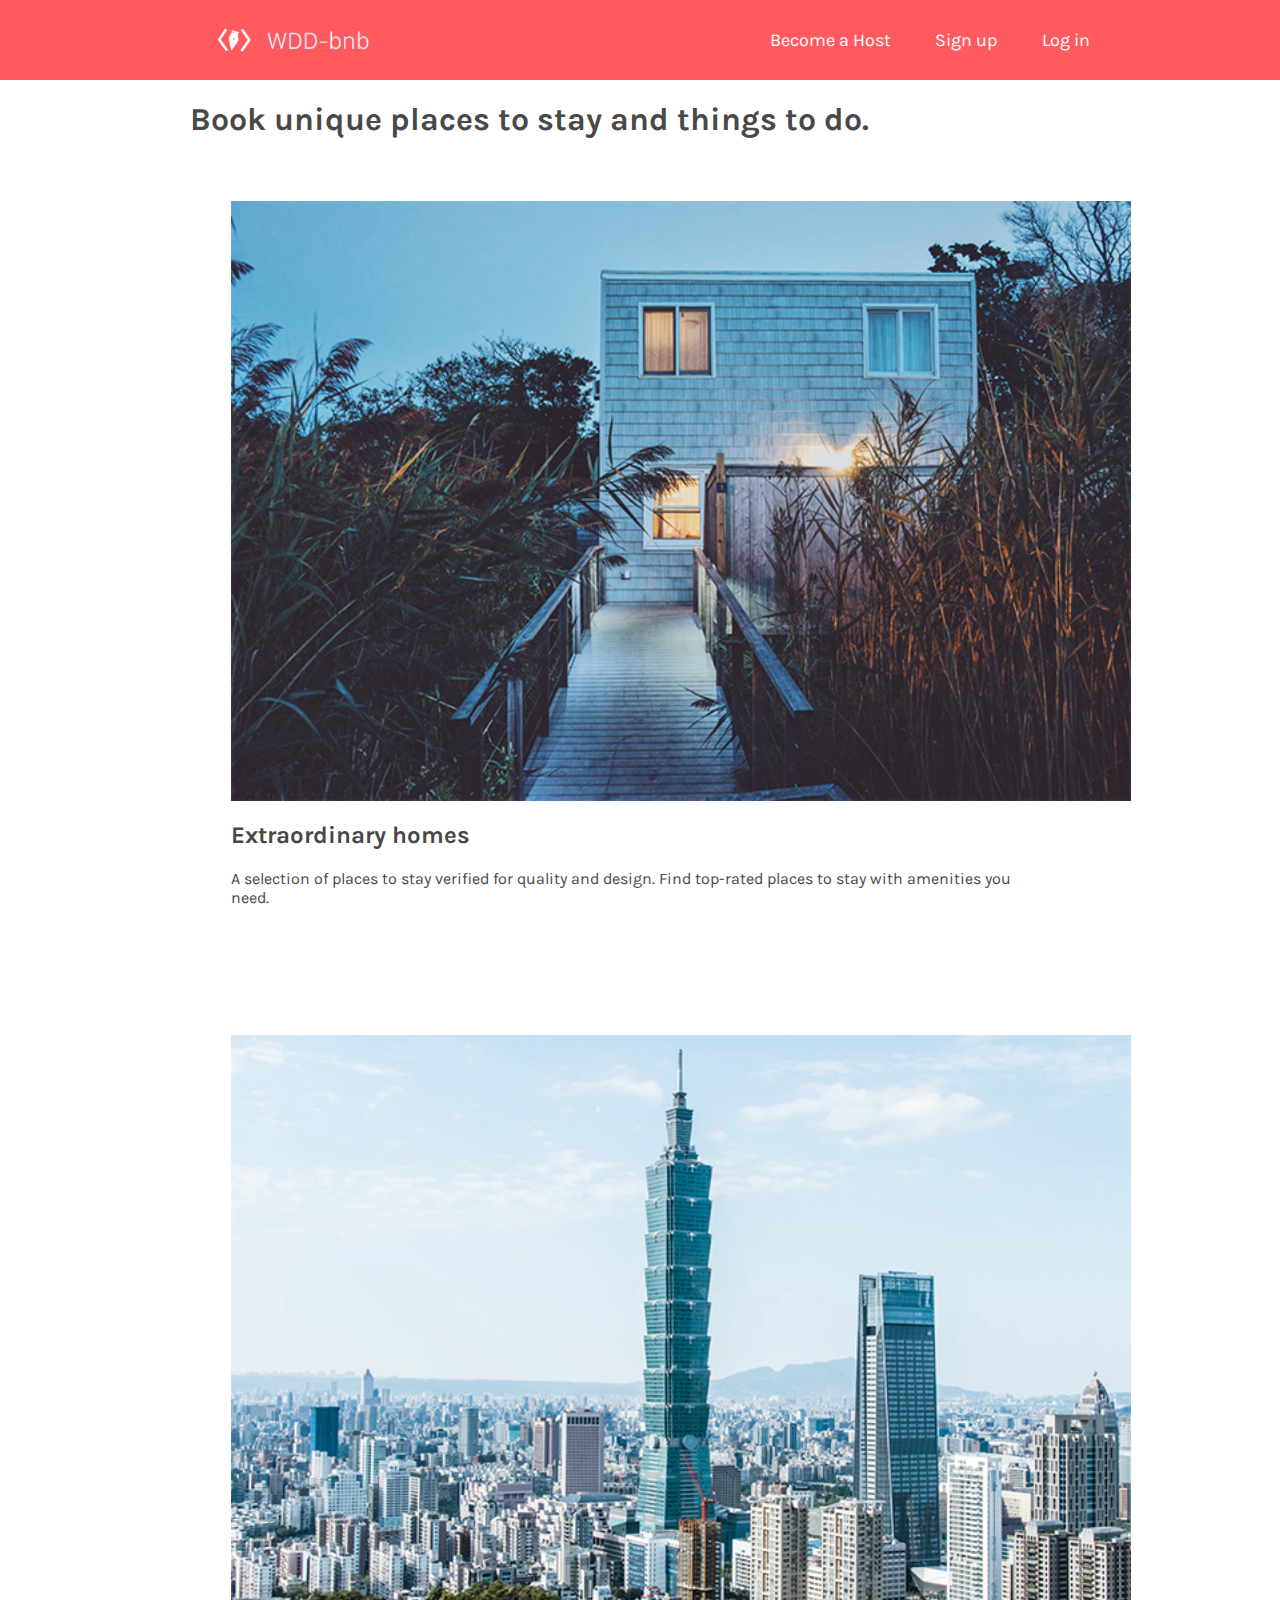
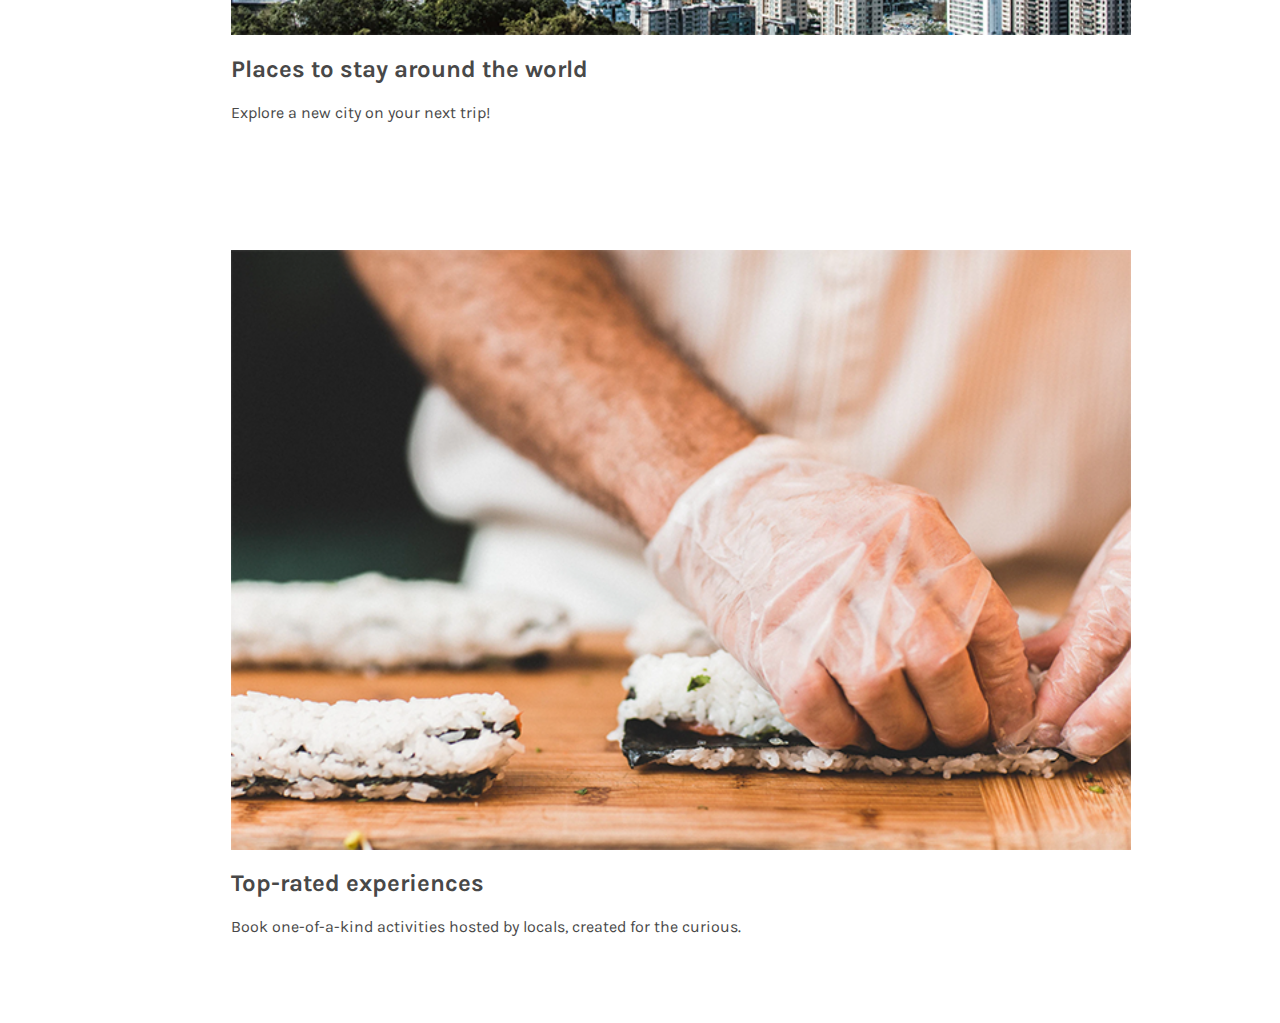
<file: lab2-starter/index.html>
<html>
  <head>
    <title>CSS-practice CCK</title>
    <link href="https://fonts.googleapis.com/css?family=Karla&display=swap" rel="stylesheet">
    <link rel="stylesheet" href="css/style.css">
  </head>
  <body>
    <header>
      <div class="content">
      <a href="home">
        <img src="img/logo.png" alt="" id="logo"/>
      </a>
      <nav>
        <ul>
          <li><a href="become-host">Become a Host</a></li>
          <li><a href="sign-up">Sign up</a></li>
          <li><a href="log-in">Log in</a></li>
        </ul>
      </nav>
    </div>
    </header>
    <div class="content">
    <h1>Book unique places to stay and things to do.</h1>
    <section>
      <img src="img/house.png" />
      <h2>Extraordinary homes</h2>
      <p>
        A selection of places to stay verified for quality and design. Find
        top-rated places to stay with amenities you need.
      </p>
    </section>
    <section>
      <img src="img/city.png" />
      <h2>Places to stay around the world</h2>
      <p>Explore a new city on your next trip!</p>
    </section>
    <section>
      <img src="img/sushimaking.png" />
      <h2>Top-rated experiences</h2>
      <p>
        Book one-of-a-kind activities hosted by locals, created for the curious.
      </p>
    </section>
  </div>
  </body>
</html>
</file>
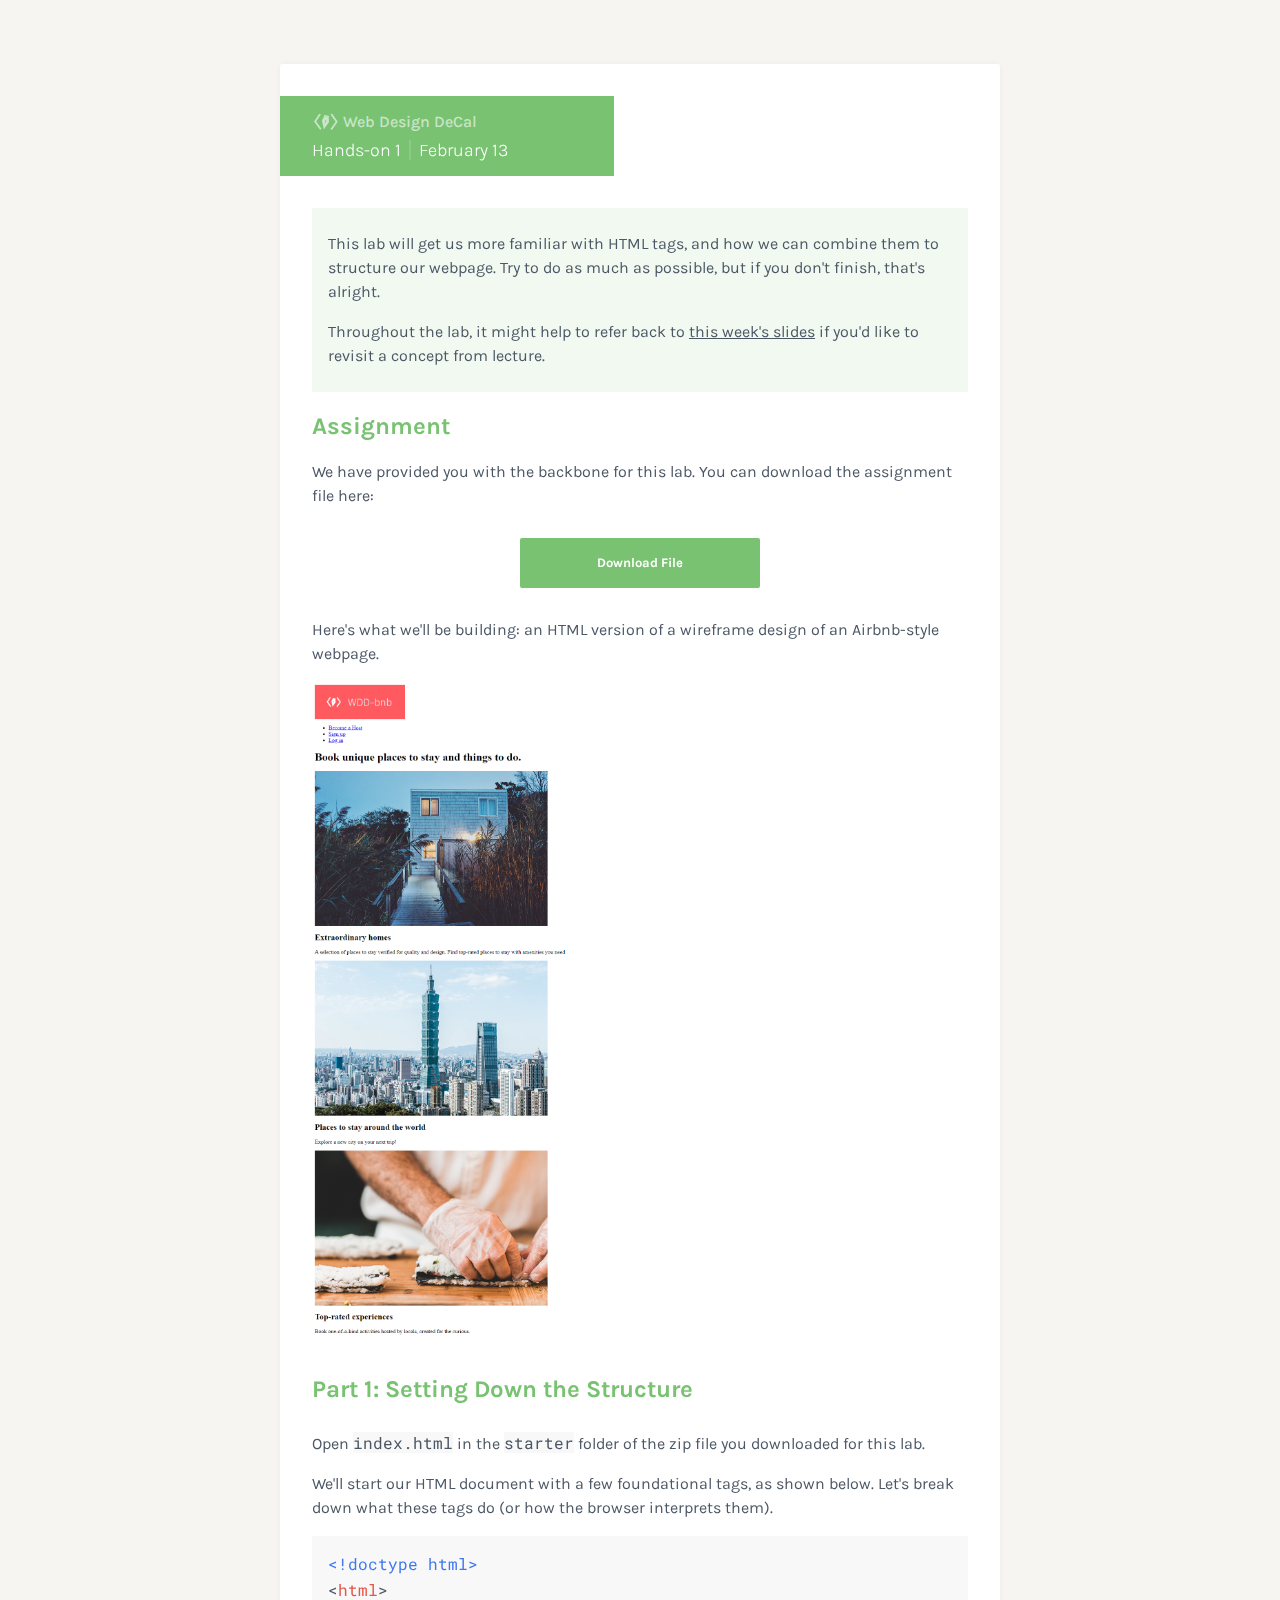
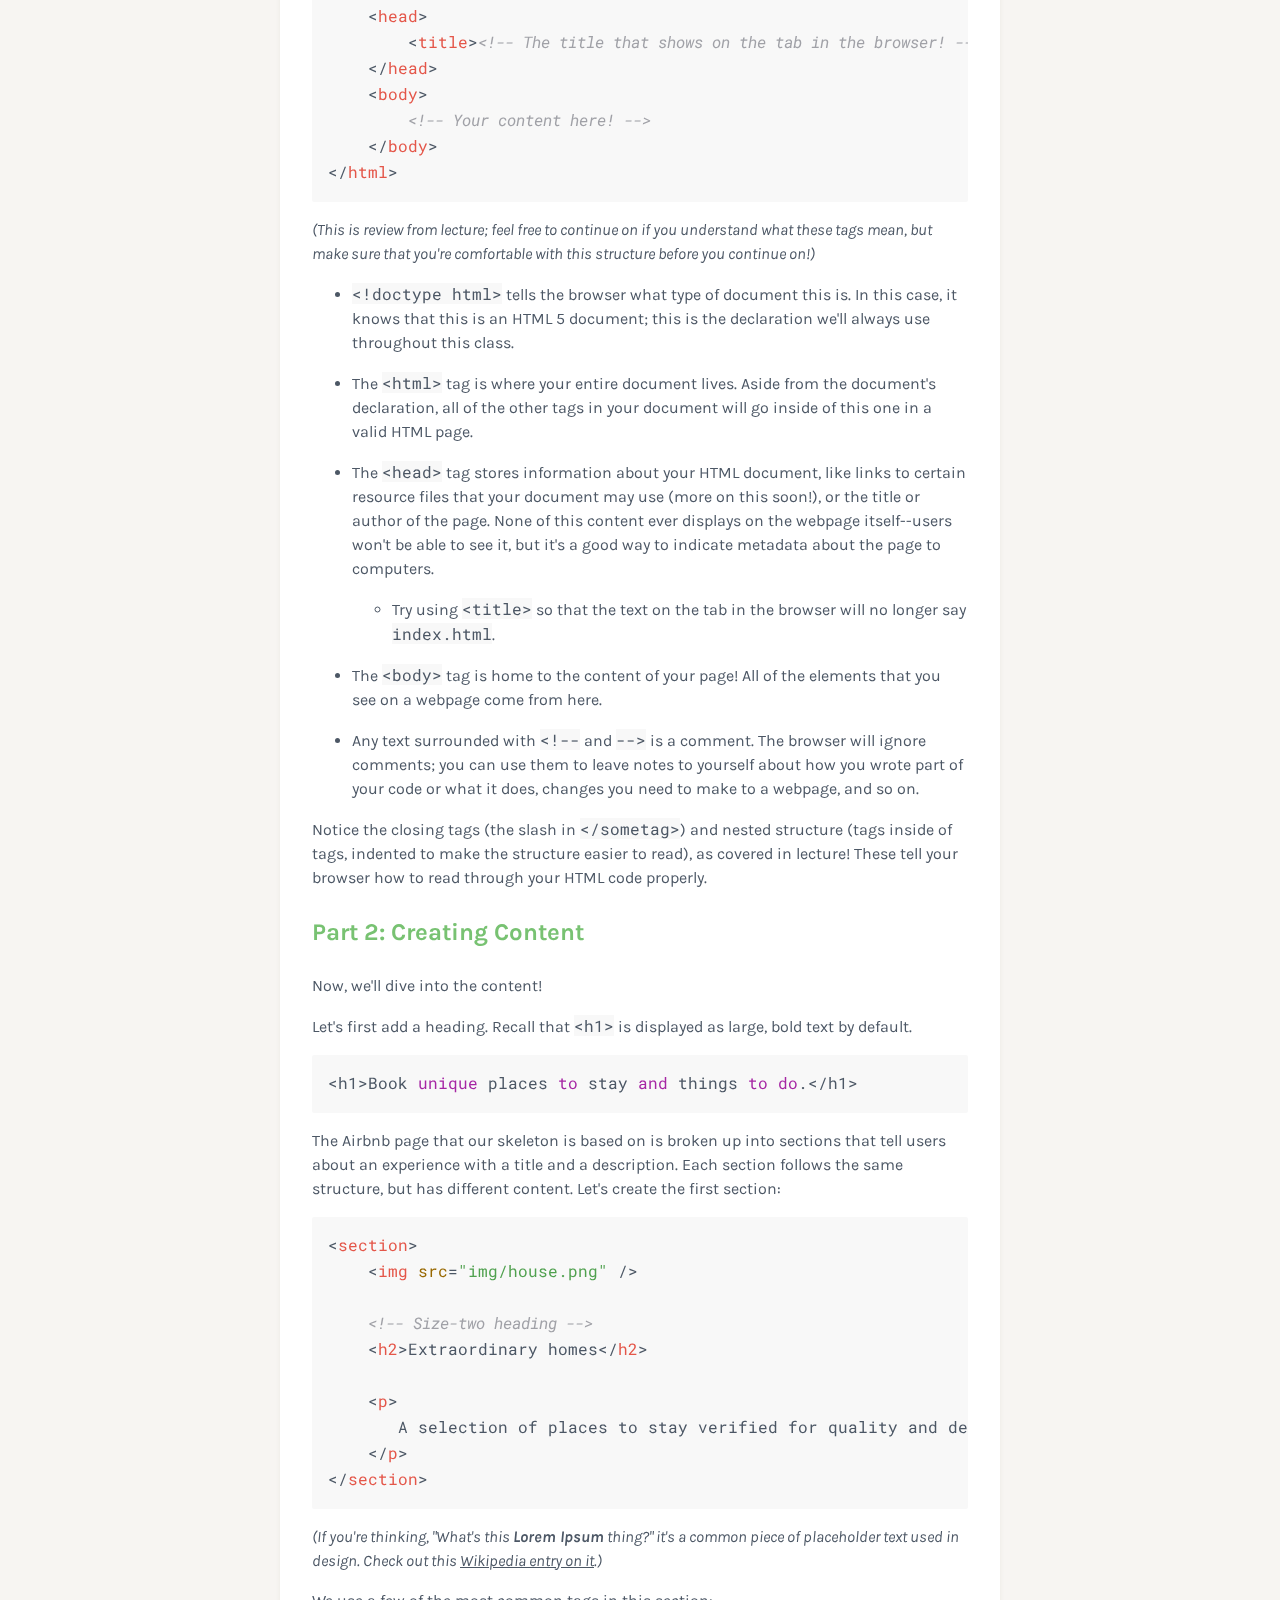
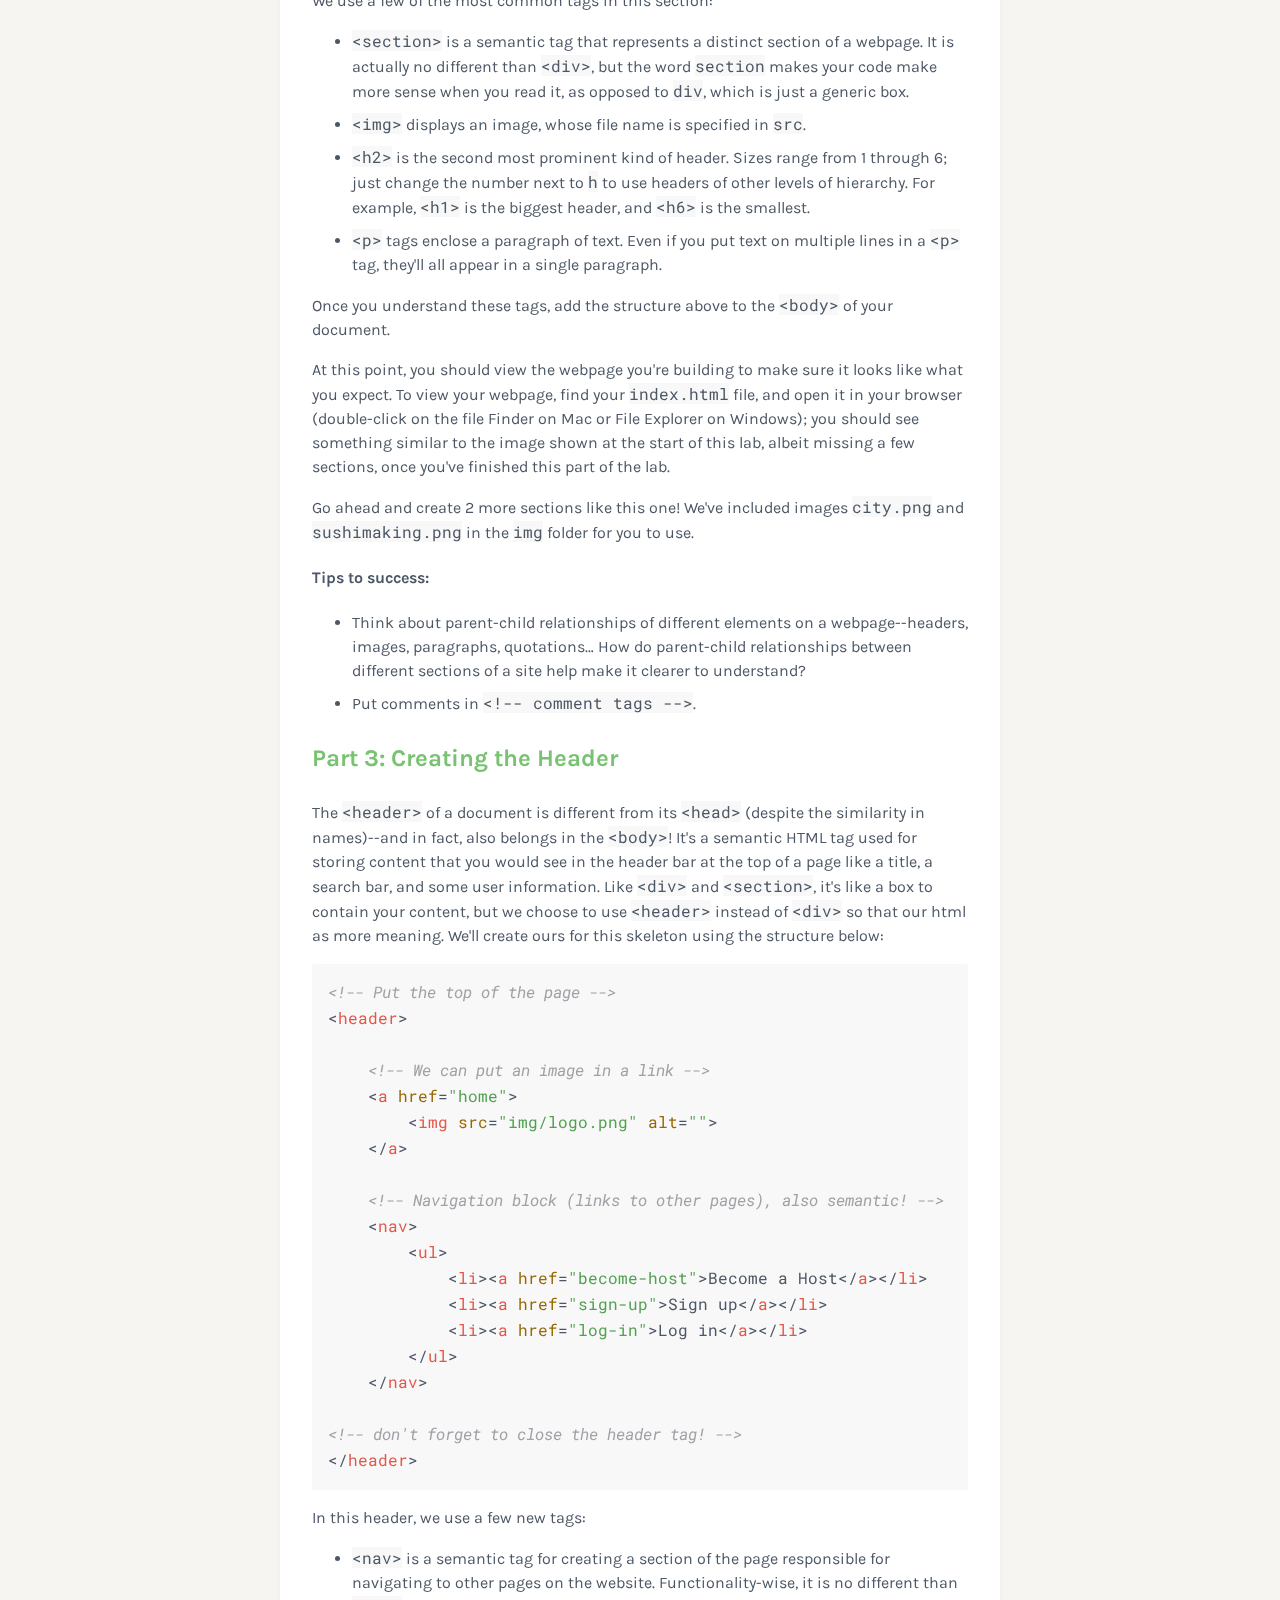
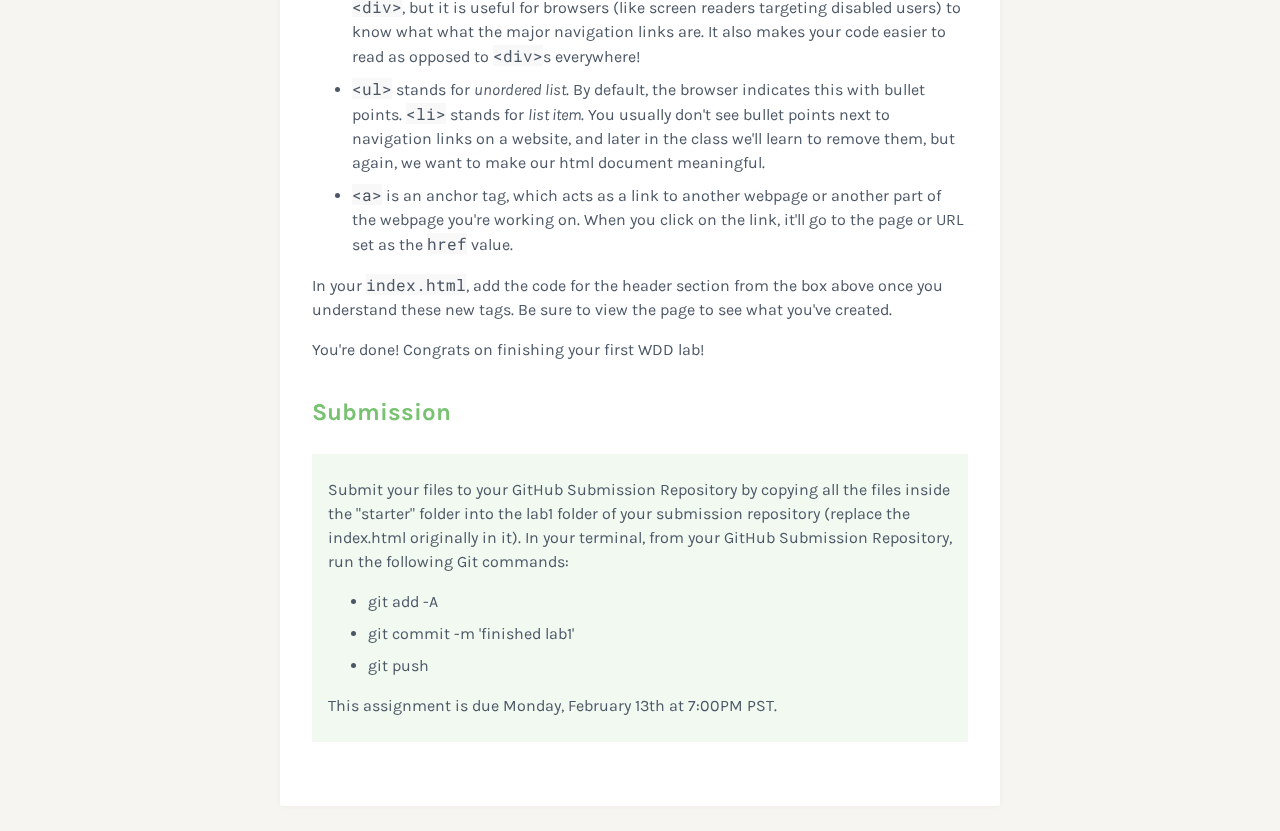
<file: lab1/lab1/index.html>
<!-- Explorer starts here -->
<!-- Explorer ends here -->

<!doctype html>
<html>

<head>
    <meta charset="utf-8">
    <title>Hands-on 1</title>
    <link rel="stylesheet" type="text/css" href="-mark2html-resources\assets\styles\atom-one-light.css">
    <link rel="stylesheet" type="text/css" href="-mark2html-resources\assets\styles\style.css">
</head>

<body>
    <div id="container">
        <div id="header">
            <div id="header-caption">
                <img id="header-caption-logo" src="-mark2html-resources\assets\images\logo.png">
                <div id="header-caption-name">Web Design DeCal</div>
            </div>
            <div id="header-content">
                <div id="header-title">Hands-on 1</div>
                <div id="header-due">February 13</div>
            </div>
        </div>
        <div class="section">
            <div class="block block-highlight">

                <p>This lab will get us more familiar with HTML tags, and how we can combine them to structure our
                    webpage. Try to do as much as possible, but if you don't finish, that's alright.</p>
                <p>Throughout the lab, it might help to refer back to <a
                        href="https://docs.google.com/presentation/d/18EcDKIO5l9D8qr30I7zJYWyVk1p4YUNY0lCJjX7i1hI/edit?usp=sharing"
                        target="_blank">this week's
                        slides</a> if you'd like to revisit a concept from lecture.</p>

            </div>

            <div class="body-header">Assignment</div>
            <p class="caption">We have provided you with the backbone for this lab. You can download the assignment file
                here:</p>
            <a class="download_button" href="assets/lab1-starter.zip">
                <div class="download">Download File</div>
            </a>
            <p>Here's what we'll be building: an HTML version of a wireframe design of an Airbnb-style webpage.</p>
            <p><img src="assets\screenshot.png" alt="Our HTML skeleton." /></p>
            <h2 id="part-1-setting-down-the-structure">Part 1: Setting Down the Structure</h2>
            <p>Open <code>index.html</code> in the <code>starter</code> folder of the zip file you downloaded for this
                lab.</p>
            <p>We'll start our HTML document with a few foundational tags, as shown below. Let's break down what these
                tags do (or how the browser interprets them).</p>
            <pre><code class="html language-html"><span class="hljs-meta">&lt;!doctype html&gt;</span>
<span class="hljs-tag">&lt;<span class="hljs-name">html</span>&gt;</span>
    <span class="hljs-tag">&lt;<span class="hljs-name">head</span>&gt;</span>
        <span class="hljs-tag">&lt;<span class="hljs-name">title</span>&gt;</span><span class="hljs-comment">&lt;!-- The title that shows on the tab in the browser! --&gt;</span><span class="hljs-tag">&lt;/<span class="hljs-name">title</span>&gt;</span>
    <span class="hljs-tag">&lt;/<span class="hljs-name">head</span>&gt;</span>
    <span class="hljs-tag">&lt;<span class="hljs-name">body</span>&gt;</span>
        <span class="hljs-comment">&lt;!-- Your content here! --&gt;</span>
    <span class="hljs-tag">&lt;/<span class="hljs-name">body</span>&gt;</span>
<span class="hljs-tag">&lt;/<span class="hljs-name">html</span>&gt;</span></code></pre>
            <p><em>(This is review from lecture; feel free to continue on if you understand what these tags mean, but
                    make sure that you're comfortable with this structure before you continue on!)</em></p>
            <ul>
                <li>
                    <p><code>&lt;!doctype html&gt;</code> tells the browser what type of document this is. In this case,
                        it knows that this is an HTML 5 document; this is the declaration we'll always use throughout
                        this class.</p>
                </li>
                <li>
                    <p>The <code>&lt;html&gt;</code> tag is where your entire document lives. Aside from the document's
                        declaration, all of the other tags in your document will go inside of this one in a valid HTML
                        page.</p>
                </li>
                <li>
                    <p>The <code>&lt;head&gt;</code> tag stores information about your HTML document, like links to
                        certain resource files that your document may use (more on this soon!), or the title or author
                        of the page. None of this content ever displays on the webpage itself--users won't be able to
                        see it, but it's a good way to indicate metadata about the page to computers.</p>
                    <ul>
                        <li>Try using <code>&lt;title&gt;</code> so that the text on the tab in the browser will no
                            longer say <code>index.html</code>.</li>
                    </ul>
                </li>
                <li>
                    <p>The <code>&lt;body&gt;</code> tag is home to the content of your page! All of the elements that
                        you see on a webpage come from here.</p>
                </li>
                <li>
                    <p>Any text surrounded with <code>&lt;!--</code> and <code>--&gt;</code> is a comment. The browser
                        will ignore comments; you can use them to leave notes to yourself about how you wrote part of
                        your code or what it does, changes you need to make to a webpage, and so on.</p>
                </li>
            </ul>
            <p>Notice the closing tags (the slash in <code>&lt;/sometag&gt;</code>) and nested structure (tags inside of
                tags, indented to make the structure easier to read), as covered in lecture! These tell your browser how
                to read through your HTML code properly.</p>
            <h2 id="part-2-creating-content">Part 2: Creating Content</h2>
            <p>Now, we'll dive into the content!</p>
            <p>Let's first add a heading. Recall that <code>&lt;h1&gt;</code> is displayed as large, bold text by
                default.</p>
            <pre><code>&lt;h1&gt;Book <span class="hljs-keyword">unique</span> places <span class="hljs-keyword">to</span> stay <span class="hljs-keyword">and</span> things <span class="hljs-keyword">to</span> <span class="hljs-keyword">do</span>.&lt;/h1&gt;</code></pre>
            <p>The Airbnb page that our skeleton is based on is broken up into sections that tell users about an
                experience with a title and a description. Each section follows the same structure, but has different
                content. Let's create the first section:</p>
            <pre><code class="html language-html"><span class="hljs-tag">&lt;<span class="hljs-name">section</span>&gt;</span>
    <span class="hljs-tag">&lt;<span class="hljs-name">img</span> <span class="hljs-attr">src</span>=<span class="hljs-string">"img/house.png"</span> /&gt;</span>

    <span class="hljs-comment">&lt;!-- Size-two heading --&gt;</span>
    <span class="hljs-tag">&lt;<span class="hljs-name">h2</span>&gt;</span>Extraordinary homes<span class="hljs-tag">&lt;/<span class="hljs-name">h2</span>&gt;</span>

    <span class="hljs-tag">&lt;<span class="hljs-name">p</span>&gt;</span>
       A selection of places to stay verified for quality and design.
    <span class="hljs-tag">&lt;/<span class="hljs-name">p</span>&gt;</span>
<span class="hljs-tag">&lt;/<span class="hljs-name">section</span>&gt;</span></code></pre>
            <p><em>(If you're thinking, "What's this <strong>Lorem Ipsum</strong> thing?" it's a common piece of
                    placeholder text used in design. Check out this <a
                        href="https://en.wikipedia.org/wiki/Lorem_ipsum">Wikipedia entry on it</a>.)</em></p>
            <p>We use a few of the most common tags in this section:</p>
            <ul>
                <li><code>&lt;section&gt;</code> is a semantic tag that represents a distinct section of a webpage. It
                    is actually no different than <code>&lt;div&gt;</code>, but the word <code>section</code> makes your
                    code make more sense when you read it, as opposed to <code>div</code>, which is just a generic box.
                </li>
                <li><code>&lt;img&gt;</code> displays an image, whose file name is specified in <code>src</code>.</li>
                <li><code>&lt;h2&gt;</code> is the second most prominent kind of header. Sizes range from 1 through 6;
                    just change the number next to <code>h</code> to use headers of other levels of hierarchy. For
                    example, <code>&lt;h1&gt;</code> is the biggest header, and <code>&lt;h6&gt;</code> is the smallest.
                </li>
                <li><code>&lt;p&gt;</code> tags enclose a paragraph of text. Even if you put text on multiple lines in a
                    <code>&lt;p&gt;</code> tag, they'll all appear in a single paragraph.
                </li>
            </ul>
            <p>Once you understand these tags, add the structure above to the <code>&lt;body&gt;</code> of your
                document.</p>
            <p>At this point, you should view the webpage you're building to make sure it looks like what you expect. To
                view your webpage, find your <code>index.html</code> file, and open it in your browser (double-click on
                the file Finder on Mac or File Explorer on Windows); you should see something similar to the image shown
                at the start of this lab, albeit missing a few sections, once you've finished this part of the lab.
            </p>
            <p>Go ahead and create 2 more sections like this one! We've included images <code>city.png</code> and
                <code>sushimaking.png</code> in the <code>img</code> folder for you to use.
            </p>
            <h4 id="tips-to-success">Tips to success:</h4>
            <ul>
                <li>Think about parent-child relationships of different elements on a webpage--headers, images,
                    paragraphs, quotations… How do parent-child relationships between different sections of a site help
                    make it clearer to understand?</li>
                <li>Put comments in <code>&lt;!-- comment tags --&gt;</code>.</li>
            </ul>
            <h2 id="part-3-creating-the-header">Part 3: Creating the Header</h2>
            <p>The <code>&lt;header&gt;</code> of a document is different from its <code>&lt;head&gt;</code> (despite
                the similarity in names)--and in fact, also belongs in the <code>&lt;body&gt;</code>! It's a semantic
                HTML tag used for storing content that you would see in the header bar at the top of a page like a
                title, a search bar, and some user information. Like <code>&lt;div&gt;</code> and
                <code>&lt;section&gt;</code>, it's like a box to contain your content, but we choose to use
                <code>&lt;header&gt;</code> instead of <code>&lt;div&gt;</code> so that our html as more meaning. We'll
                create ours for this skeleton using the structure below:
            </p>
            <pre><code class="html language-html"><span class="hljs-comment">&lt;!-- Put the top of the page --&gt;</span>
<span class="hljs-tag">&lt;<span class="hljs-name">header</span>&gt;</span>

    <span class="hljs-comment">&lt;!-- We can put an image in a link --&gt;</span>
    <span class="hljs-tag">&lt;<span class="hljs-name">a</span> <span class="hljs-attr">href</span>=<span class="hljs-string">"home"</span>&gt;</span>
        <span class="hljs-tag">&lt;<span class="hljs-name">img</span> <span class="hljs-attr">src</span>=<span class="hljs-string">"img/logo.png"</span> <span class="hljs-attr">alt</span>=<span class="hljs-string">""</span>&gt;</span>
    <span class="hljs-tag">&lt;/<span class="hljs-name">a</span>&gt;</span>

    <span class="hljs-comment">&lt;!-- Navigation block (links to other pages), also semantic! --&gt;</span>
    <span class="hljs-tag">&lt;<span class="hljs-name">nav</span>&gt;</span>
        <span class="hljs-tag">&lt;<span class="hljs-name">ul</span>&gt;</span>
            <span class="hljs-tag">&lt;<span class="hljs-name">li</span>&gt;</span><span class="hljs-tag">&lt;<span class="hljs-name">a</span> <span class="hljs-attr">href</span>=<span class="hljs-string">"become-host"</span>&gt;</span>Become a Host<span class="hljs-tag">&lt;/<span class="hljs-name">a</span>&gt;</span><span class="hljs-tag">&lt;/<span class="hljs-name">li</span>&gt;</span>
            <span class="hljs-tag">&lt;<span class="hljs-name">li</span>&gt;</span><span class="hljs-tag">&lt;<span class="hljs-name">a</span> <span class="hljs-attr">href</span>=<span class="hljs-string">"sign-up"</span>&gt;</span>Sign up<span class="hljs-tag">&lt;/<span class="hljs-name">a</span>&gt;</span><span class="hljs-tag">&lt;/<span class="hljs-name">li</span>&gt;</span>
            <span class="hljs-tag">&lt;<span class="hljs-name">li</span>&gt;</span><span class="hljs-tag">&lt;<span class="hljs-name">a</span> <span class="hljs-attr">href</span>=<span class="hljs-string">"log-in"</span>&gt;</span>Log in<span class="hljs-tag">&lt;/<span class="hljs-name">a</span>&gt;</span><span class="hljs-tag">&lt;/<span class="hljs-name">li</span>&gt;</span>
        <span class="hljs-tag">&lt;/<span class="hljs-name">ul</span>&gt;</span>
    <span class="hljs-tag">&lt;/<span class="hljs-name">nav</span>&gt;</span>

<span class="hljs-comment">&lt;!-- don't forget to close the header tag! --&gt;</span>
<span class="hljs-tag">&lt;/<span class="hljs-name">header</span>&gt;</span></code></pre>
            <p>In this header, we use a few new tags:</p>
            <ul>
                <li><code>&lt;nav&gt;</code> is a semantic tag for creating a section of the page responsible for
                    navigating to other pages on the website. Functionality-wise, it is no different than
                    <code>&lt;div&gt;</code>, but it is useful for browsers (like screen readers targeting disabled
                    users) to know what what the major navigation links are. It also makes your code easier to read as
                    opposed to <code>&lt;div&gt;</code>s everywhere!
                </li>
                <li><code>&lt;ul&gt;</code> stands for <em>unordered list</em>. By default, the browser indicates this
                    with bullet points. <code>&lt;li&gt;</code> stands for <em>list item</em>. You usually don't see
                    bullet points next to navigation links on a website, and later in the class we'll learn to remove
                    them, but again, we want to make our html document meaningful.</li>
                <li><code>&lt;a&gt;</code> is an anchor tag, which acts as a link to another webpage or another part of
                    the webpage you're working on. When you click on the link, it'll go to the page or URL set as the
                    <code>href</code> value.
                </li>
            </ul>
            <p>In your <code>index.html</code>, add the code for the header section from the box above once you
                understand these new tags. Be sure to view the page to see what you've created.</p>
            <p>You're done! Congrats on finishing your first WDD lab!</p>
            <!-- Body ends here -->

        </div>
        <div class="section">
            <h2>Submission</h2>
            <div class="block block-highlight">

                <!-- Submission info starts here -->
                <div id="submission-content">
                    <p>Submit your files to your GitHub Submission Repository by copying all the files inside the
                        "starter" folder into the lab1 folder of your submission repository (replace the index.html
                        originally in it). In your terminal, from your GitHub Submission Repository, run the following
                        Git commands:</p>
                    <ul>
                        <li>git add -A</li>
                        <li>git commit -m 'finished lab1'</li>
                        <li>git push</li>
                    </ul>
                    <p>This assignment is due Monday, February 13th at 7:00PM PST.</p>
                </div>
                <!-- Submission info ends here -->

            </div>
        </div>
</body>

</html>
<!-- @webdesigndecal/mark2html@0.0.11 -->
</file>
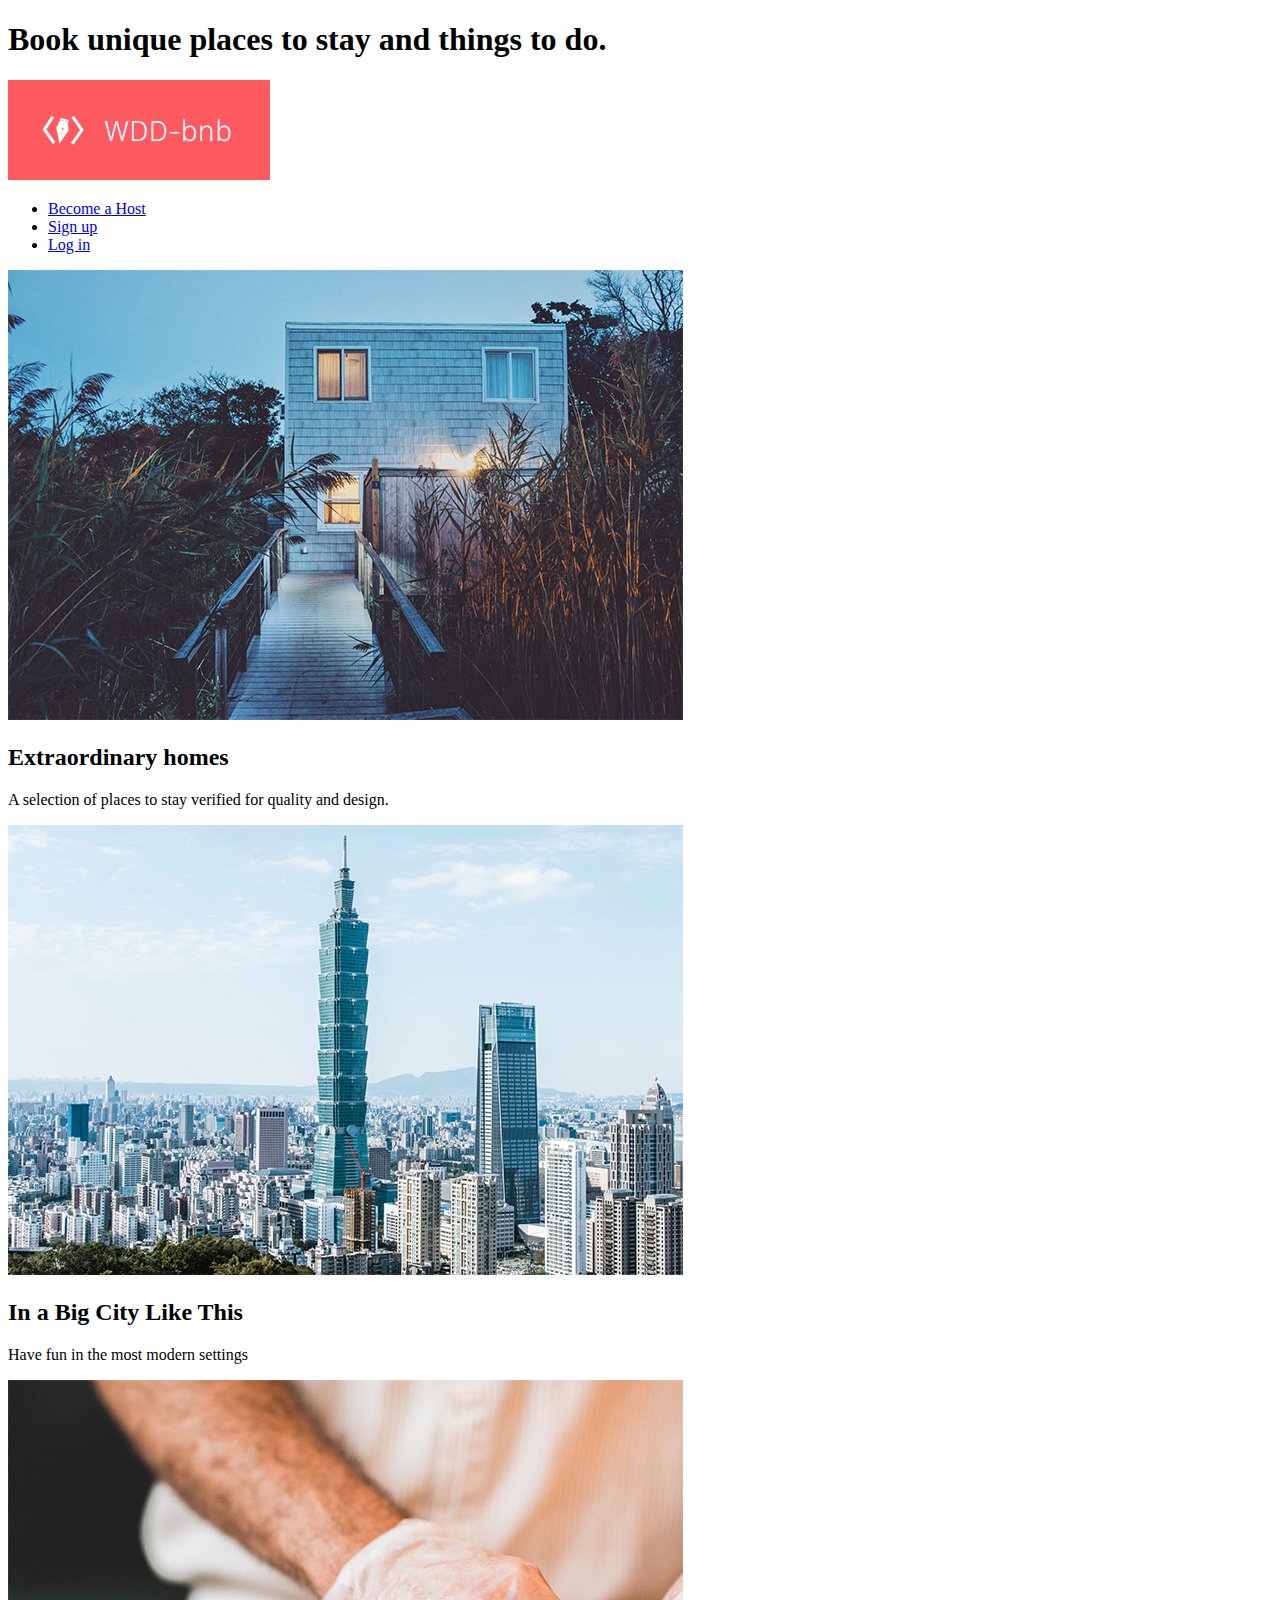
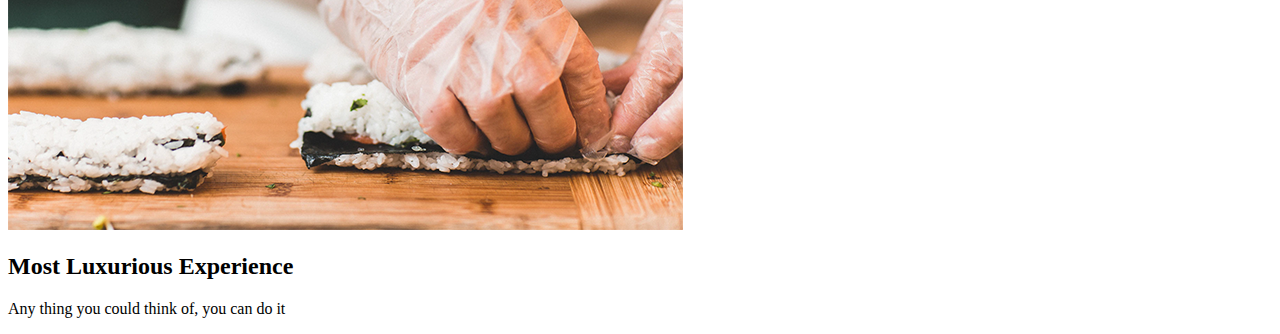
<file: lab1/lab1-starter/lab1-starter/index.html>
<!doctype html>
<html>

<head>
    <title>
        CCK's First HTML
    </title>
</head>

<body>
    <h1>Book unique places to stay and things to do.</h1>
    
    <header>

        <!-- We can put an image in a link -->
        <a href="home">
            <img src="img/logo.png" alt="">
        </a>
    
        <!-- Navigation block (links to other pages), also semantic! -->
        <nav>
            <ul>
                <li><a href="become-host">Become a Host</a></li>
                <li><a href="sign-up">Sign up</a></li>
                <li><a href="log-in">Log in</a></li>
            </ul>
        </nav>
    
    <!-- don't forget to close the header tag! -->
    </header>

    <section>
        <img src="img/house.png" />

        <!-- Size-two heading -->
        <h2>Extraordinary homes</h2>

        <p>
           A selection of places to stay verified for quality and design.
        </p>
    </section>
    
    <!-- Two custom sections created by CCK -->
    
    <section>
        <img src="img/city.png">

        <h2>In a Big City Like This</h2>

        <p>Have fun in the most modern settings</p>

    </section>
    
    <section>
        <img src="img/sushimaking.png">

        <h2>Most Luxurious Experience</h2>

        <p>Any thing you could think of, you can do it</p>

    </section>
</body>

</html>
</file>
<file: lab2-starter/css/style.css>
body {
    font-family: Karla, sans-serif;
    color: #484848;
    margin: 0;
    padding : 0;
}

nav ul {
    list-style-type: none;
    padding-inline-start: 0;
    margin-block-start: 0;
    margin-block-end: 0;
}

header {
    background-color: #FF5A5F;
    height: 80px;
}

#logo {
    height: 80px;
}

nav {
    display: inline-block;
    float: right;
}
nav li {
    display: inline-block;
    line-height: 80px;
}

nav a {
    color : white;
    font-size: 18px ;
    text-decoration:none;
    cursor: pointer;
    margin-left: 40px;
}

nav a:hover {
    text-decoration:underline;
}

nav a:visited{
    color : white;
    font-size: 18px ;
    text-decoration:none;
    cursor: pointer;
    margin-left: 40px;
}

.content {
    width: 900px;
    margin: auto;
}

section {
    padding: 40px;
    border: 1px solid #ffffff;  
    margin-bottom: 30px;
}

section img {
    width: 900px;
}
</file>
